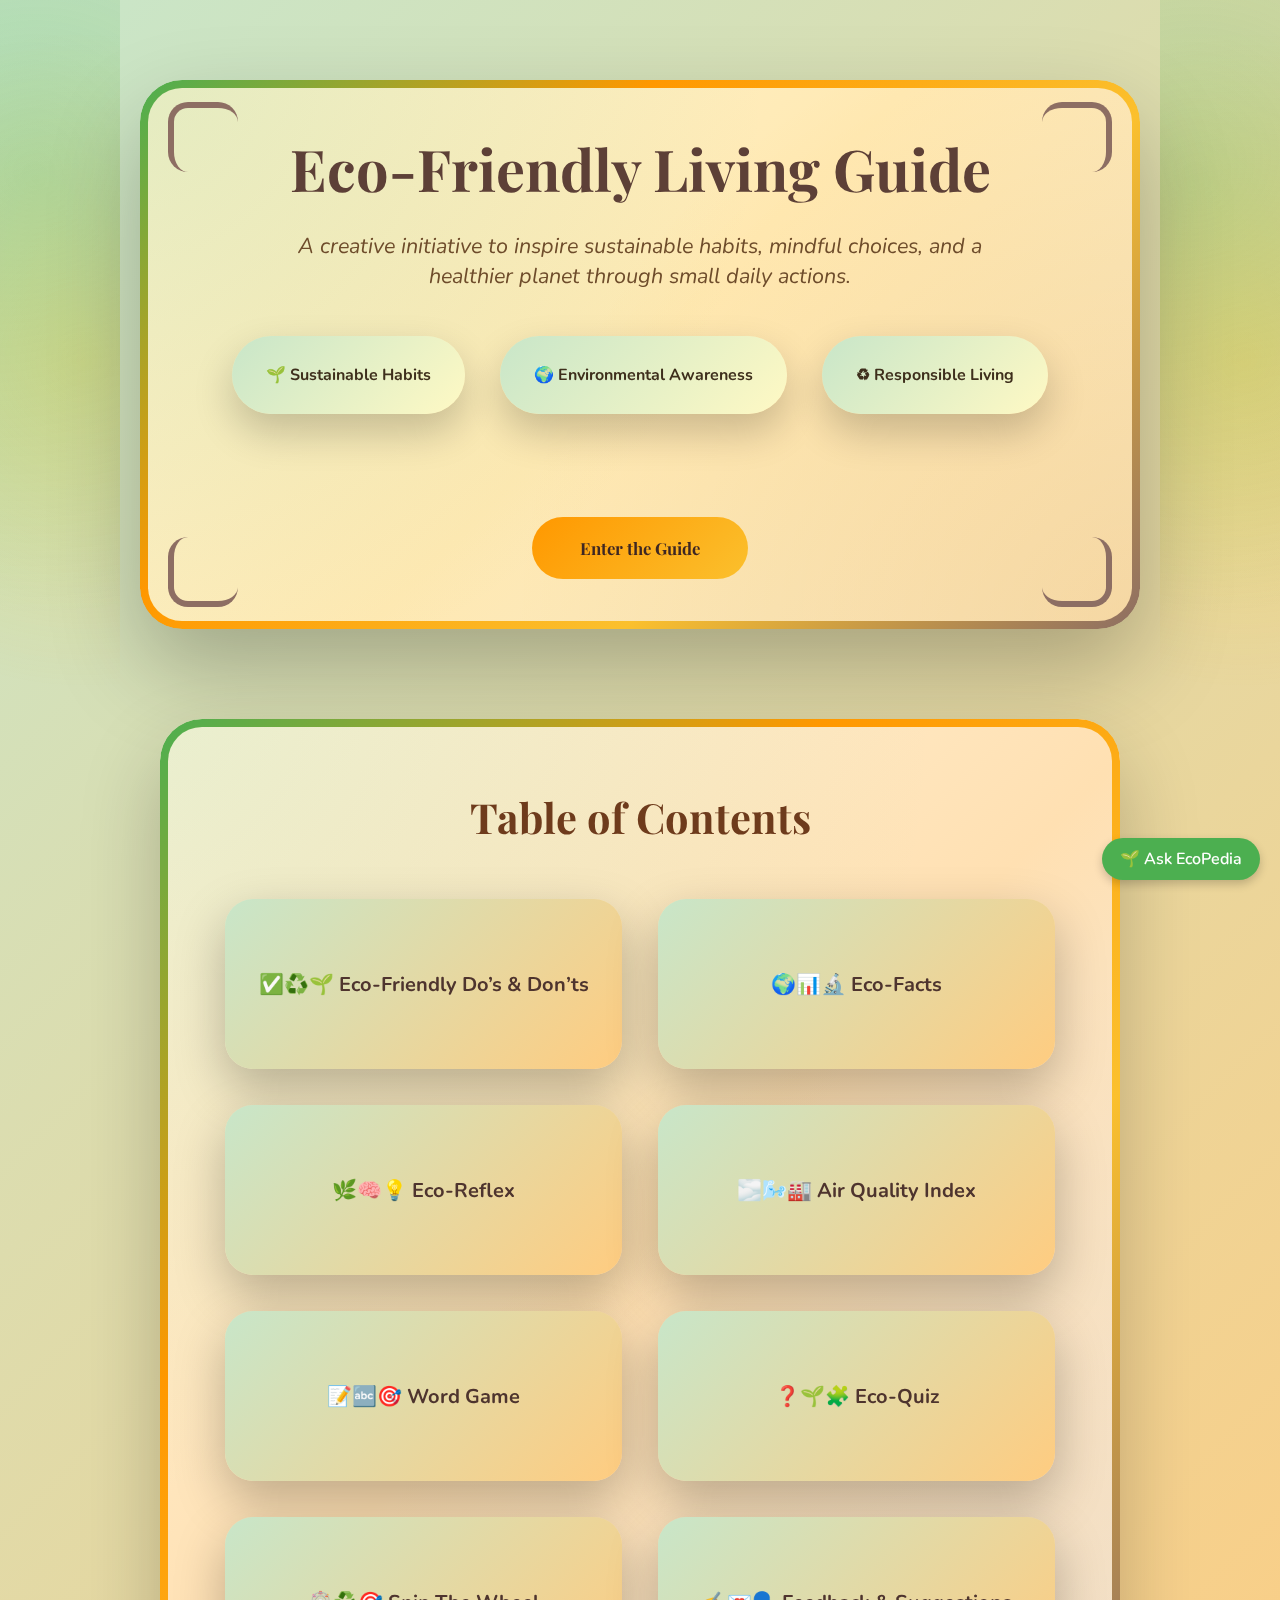
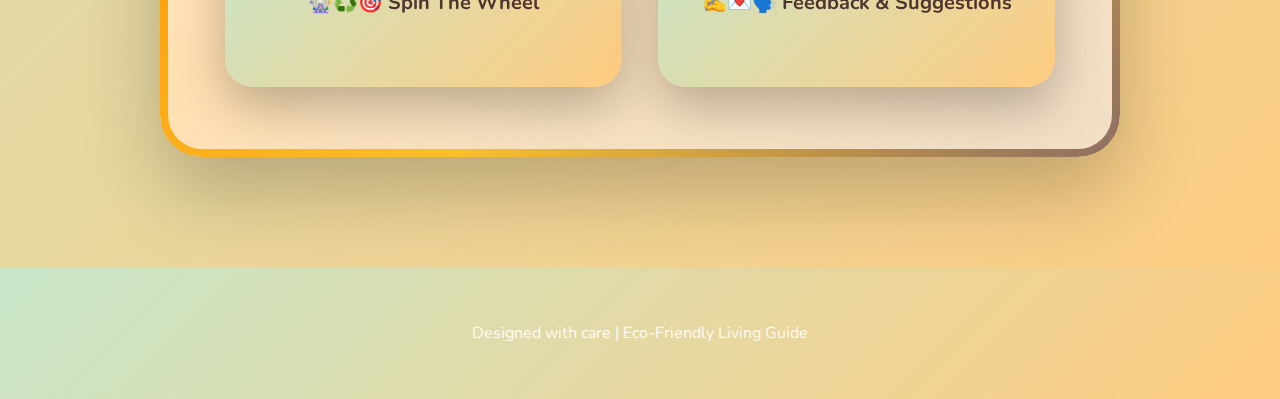
<file: index.html>
<!DOCTYPE html>
<html lang="en">
<head>
<meta charset="UTF-8">
<title>Eco-Friendly Living Guide</title>
<meta name="viewport" content="width=device-width, initial-scale=1.0">
<link rel="stylesheet" href="ecopedia.css">

<style>
@import url('https://fonts.googleapis.com/css2?family=Playfair+Display:wght@600;700&family=Nunito:wght@400;600;700&display=swap');

*{
  box-sizing:border-box;
  margin:0;
  padding:0;
  transition: background 0.3s ease, color 0.3s ease, transform 0.3s ease, box-shadow 0.3s ease;
}

body{
  font-family:'Nunito',sans-serif;
  background:linear-gradient(135deg,#c8e6c9,#ffcc80);
  color:#3e2f1c;
}

/* Soft side glow (no lines, just subtle radial patterns) */
body::before,
body::after{
  content:"";
  position:fixed;
  top:0;
  width:120px;
  height:100%;
  background:
    radial-gradient(circle at 30% 20%,rgba(76,175,80,.25),transparent 60%),
    radial-gradient(circle at 70% 40%,rgba(255,193,7,.25),transparent 60%);
  z-index:-1;
}
body::before{left:0}
body::after{right:0}

/* Header (currently hidden) */
header{
  display:none;
  padding:110px 20px 90px;
  text-align:center;
  background:
    radial-gradient(circle at top,rgba(255,255,255,.4),transparent 60%),
    linear-gradient(135deg,#4caf50,#ff9800,#fbc02d);
  color:#3e2723;
}

/* Main Sections */
section{
  max-width:960px;
  margin:90px auto;
  padding:70px 65px;
  background:
    radial-gradient(circle at top left,rgba(76,175,80,.12),transparent 55%),
    radial-gradient(circle at bottom right,rgba(255,152,0,.15),transparent 55%),
    linear-gradient(135deg,#fff8e1,#ffe0b2,#efebe9);
  border-radius:44px;
  position:relative;
  box-shadow:0 35px 80px rgba(0,0,0,.22);
}

section:hover{
  transform:translateY(-3px);
  box-shadow:0 40px 90px rgba(0,0,0,.26);
}

/* Section border decoration (kept) */
section::before{
  content:"";
  position:absolute;
  inset:0;
  border-radius:42px;
  padding:8px;
  background:linear-gradient(135deg,#4caf50,#ff9800,#fbc02d,#8d6e63);
  -webkit-mask:linear-gradient(#fff 0 0) content-box,linear-gradient(#fff 0 0);
  -webkit-mask-composite:xor;
          mask-composite:exclude;
}

h2{
  text-align:center;
  font-family:'Playfair Display',serif;
  font-size:2.6rem;
  margin-bottom:55px;
  color:#6e3b1c;
}

/* Intro Page */
#intro{
  max-width:1000px;
  margin:80px auto 40px;
  padding:50px 70px;
  border-radius:50px;
  box-shadow:0 40px 90px rgba(0,0,0,.25);
  background:
    radial-gradient(circle at top left,rgba(76,175,80,.15),transparent 55%),
    radial-gradient(circle at bottom right,rgba(255,152,0,.18),transparent 55%),
    linear-gradient(135deg,#fff7d6,#ffe9b3,#f3e5c7);
}

.intro-card{
  padding:28px 34px;
  border-radius:50px;
  font-weight:700;
  background:linear-gradient(135deg,#c8e6c9,#fff9c4);
  box-shadow:0 18px 40px rgba(0,0,0,.2);
  cursor:pointer;
}

.intro-card:hover{
  transform:translateY(-6px) scale(1.04);
  box-shadow:0 25px 55px rgba(0,0,0,.28);
}

/* Table of contents */
.toc{
  display:grid;
  grid-template-columns:repeat(auto-fit,minmax(260px,1fr));
  gap:36px;
}

.toc a{text-decoration:none}

.toc-card{
  min-height:170px;
  padding:38px 30px;
  border-radius:28px;
  display:flex;
  align-items:center;
  justify-content:center;
  text-align:center;
  background:linear-gradient(135deg,#c8e6c9,#ffcc80);
  box-shadow:0 20px 50px rgba(0,0,0,.25);
  font-size:1.25rem;
  font-weight:700;
  color:#4e342e;
  position:relative;
  overflow:hidden;
}

/* Hover effect kept */
.toc-card:hover{
  transform:translateY(-10px) scale(1.06);
  background:linear-gradient(135deg,#fff3cd,#ffd54f,#ffb300);
  box-shadow:0 30px 70px rgba(0,0,0,.32);
}

/* Button */
.button{
  display:inline-block;
  margin-top:48px;
  padding:20px 48px;
  border-radius:50px;
  background:linear-gradient(135deg,#ff9800,#fbc02d);
  color:#3e2723;
  font-weight:700;
  font-size:1.05rem;
  text-decoration:none;
  font-family:'Playfair Display',serif;
}

.button:hover{
  transform:translateY(-6px) scale(1.08);
  background:linear-gradient(135deg,#4caf50,#8bc34a);
  box-shadow:0 22px 50px rgba(0,0,0,.32);
}

/* Footer */
footer{
  margin-top:110px;
  padding:55px;
  text-align:center;
  background:linear-gradient(135deg,#c8e6c9,#ffcc80);
  color:#fffaf0;
  font-size:1rem;
}

/* Intro page decorative corners */
#intro span{
  position:absolute;
  width:70px;
  height:70px;
  border-radius:20px;
}
#intro span:nth-child(2){top:22px;left:28px;border-top:6px solid #8d6e63;border-left:6px solid #8d6e63;}
#intro span:nth-child(3){top:22px;right:28px;border-top:6px solid #8d6e63;border-right:6px solid #8d6e63;}
#intro span:nth-child(4){bottom:22px;left:28px;border-bottom:6px solid #8d6e63;border-left:6px solid #8d6e63;}
#intro span:nth-child(5){bottom:22px;right:28px;border-bottom:6px solid #8d6e63;border-right:6px solid #8d6e63;}
</style>
</head>

<body>

<!-- 🌱 EcoPedia Assistant -->
<div id="eco-assistant">
  <div id="eco-toggle">🌱 Ask EcoPedia</div>

  <div id="eco-chat">
    <div id="eco-header">
      <span>EcoPedia</span>
      <button id="eco-close">×</button>
    </div>

    <div id="eco-messages"></div>

    <div id="eco-input-area">
      <input type="text" id="eco-input" placeholder="Ask about sustainability..." />
      <button id="eco-send">Send</button>
    </div>
  </div>
</div>


<section id="intro">
  <div style="text-align:center;position:relative;z-index:1">
    <h1 style="font-family:'Playfair Display',serif;font-size:3.6rem;color:#5d4037;margin-bottom:25px">
      Eco-Friendly Living Guide
    </h1>

    <p style="font-size:1.35rem;font-style:italic;max-width:760px;margin:0 auto 45px;color:#6e4c2b">
      A creative initiative to inspire sustainable habits, mindful choices, and a healthier planet through small daily actions.
    </p>

    <div style="display:flex;justify-content:center;gap:35px;flex-wrap:wrap;margin-bottom:55px">
      <div class="intro-card">🌱 Sustainable Habits</div>
      <div class="intro-card">🌍 Environmental Awareness</div>
      <div class="intro-card">♻ Responsible Living</div>
    </div>

    <a href="#toc" class="button">Enter the Guide</a>
  </div>

  <!-- Decorative corners -->
  <span></span>
  <span></span>
  <span></span>
  <span></span>
</section>

<section id="toc">
  <h2>Table of Contents</h2>
  <div class="toc">
    <a href="dos.html"><div class="toc-card">✅♻️🌱 Eco-Friendly Do’s & Don’ts</div></a>
    <a href="facts.html"><div class="toc-card">🌍📊🔬 Eco-Facts</div></a>
    <a href="ecoreflex.html"><div class="toc-card">🌿🧠💡 Eco-Reflex</div></a>
    <a href="aqi.html"><div class="toc-card">🌫️🌬️🏭 Air Quality Index</div></a>
    <a href="word.html"><div class="toc-card">📝🔤🎯 Word Game</div></a>
    <a href="quiz.html"><div class="toc-card">❓🌱🧩 Eco-Quiz</div></a>
    <a href="spin.html"><div class="toc-card">🎡♻️🎯 Spin The Wheel</div></a>
    <a href="feedback.html"><div class="toc-card">✍️💌🗣️ Feedback & Suggestions</div></a>
  </div>
</section>

<footer>
  <p>Designed with care | Eco-Friendly Living Guide</p>
</footer>

<script src="ecopedia.js"></script>
</body>
</html>
</file>
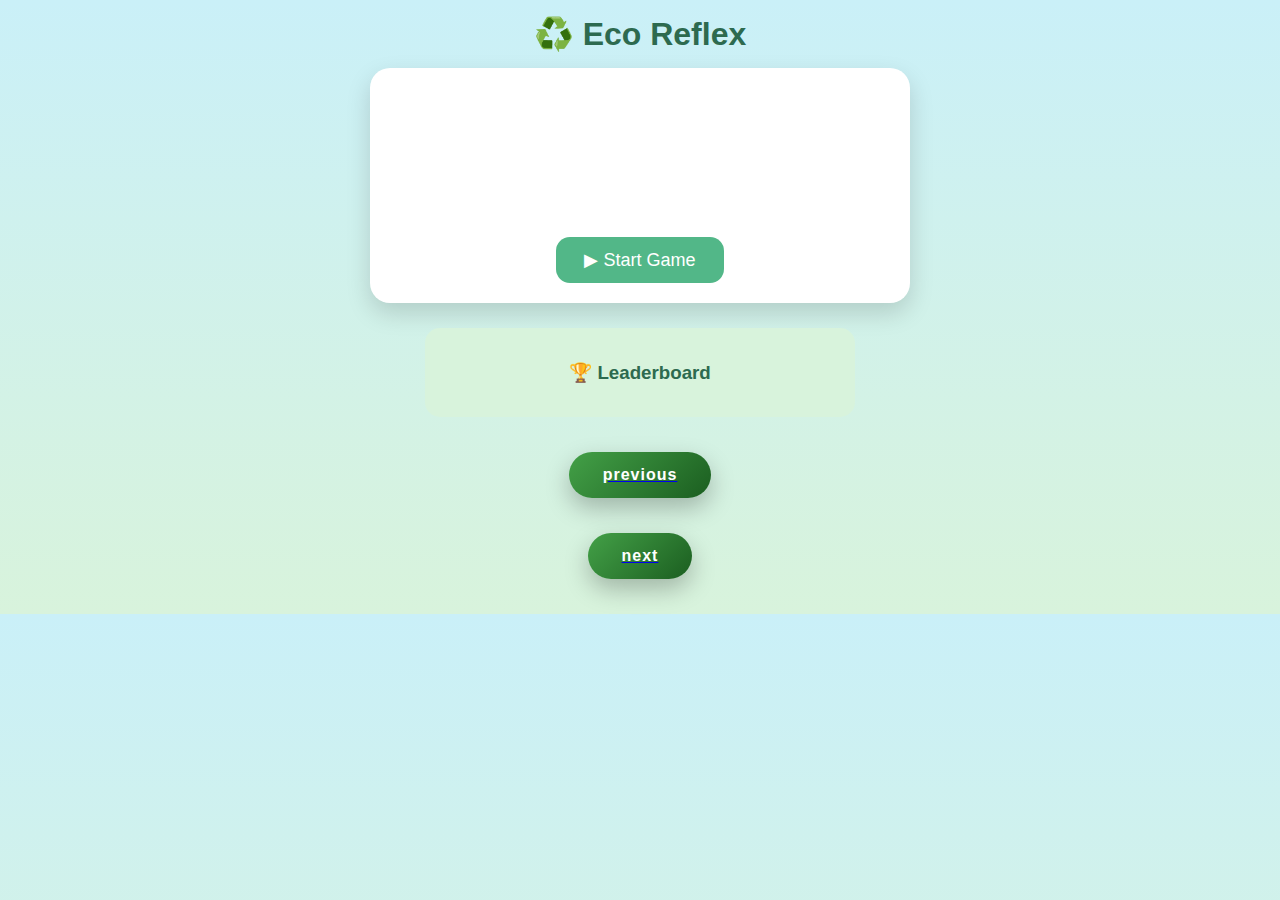
<file: ecoreflex.html>
<!DOCTYPE html>
<html lang="en">
<head>
<meta charset="UTF-8">
<title>Eco Reflex ♻️</title>

<style>
:root {
  --mint: #d8f3dc;
  --leaf: #52b788;
  --forest: #2d6a4f;
  --sky: #caf0f8;
  --sun: #ffd166;
  --red: #e63946;
}

body {
  margin: 0;
  font-family: "Segoe UI", sans-serif;
  background: linear-gradient(to bottom, var(--sky), var(--mint));
  text-align: center;
  color: var(--forest);
}

h1 {
  margin: 15px 0;
}

#game {
  max-width: 500px;
  margin: auto;
  background: white;
  border-radius: 20px;
  padding: 20px;
  box-shadow: 0 10px 25px rgba(0,0,0,0.15);
}

.stats {
  display: none;
  justify-content: space-around;
  margin-bottom: 10px;
}

.stat {
  background: var(--mint);
  padding: 10px;
  border-radius: 12px;
  width: 30%;
  font-weight: bold;
}

#playArea {
  height: 100px;
  display: flex;
  align-items: center;
  justify-content: center;
}

#item {
  display: none;
  font-size: 64px;
}

.bins {
  display: none;
  justify-content: space-between;
  margin-top: 20px;
}

.bin {
  width: 32%;
  padding: 15px;
  border-radius: 15px;
  cursor: pointer;
  font-weight: bold;
  color: white;
  font-size: 16px;
}

.recycle { background: var(--leaf); }
.compost { background: var(--sun); color: #333; }
.trash   { background: var(--red); }

#message {
  margin-top: 10px;
  font-weight: bold;
  min-height: 24px;
}

button {
  margin-top: 15px;
  padding: 12px 28px;
  border: none;
  border-radius: 14px;
  background: var(--leaf);
  color: white;
  font-size: 18px;
  cursor: pointer;
}

#leaderboard {
  margin: 25px auto;
  max-width: 400px;
  background: var(--mint);
  padding: 15px;
  border-radius: 15px;
}

.previous, .next {
    display: flex;
    justify-content: center;
    margin: 35px 0;
}

/* BUTTON STYLE */
.press {
    padding: 14px 34px;
    font-size: 16px;
    font-weight: 600;
    Letter-spacing: 1px;
    color: #fff;
    background: linear-gradient(135deg, #43a047, #1b5e20);
    border-radius: 40px;
    text-decoration: none;
    box-shadow: 0 10px 25px rgba(0,0,0,0.25);
    transition: all 0.35s ease;
    position: relative;
    overflow: hidden;
}

/* HOVER EFFECT */
.press:hover {
    transform: translateY(-4px) scale(1.05);
    box-shadow: 0 15px 35px rgba(0,0,0,0.35);
    background: linear-gradient(135deg, #66bb6a, #2e7d32);
}

/* CLICK EFFECT */
.press:active {
    transform: scale(0.96);
    box-shadow: 0 6px 15px rgba(0,0,0,0.25);
}

/* OPTIONAL GLOW */
.press::after {
    content: "";
    position: absolute;
    inset: 0;
    background: radial-gradient(circle at top left, rgba(255,255,255,0.4), transparent);
    opacity: 0;
    transition: 0.4s;
}

.press:hover::after {
    opacity: 1;
}

</style>
</head>

<body>

<h1>♻️ Eco Reflex</h1>


<div id="game">

  <div class="stats" id="stats">
    <div class="stat">⏱ Time<br><span id="time">30</span></div>
    <div class="stat">⭐ Score<br><span id="score">0</span></div>
    <div class="stat">🔥 Combo<br><span id="combo">0</span></div>
  </div>

  <div id="playArea">
    <div id="item"></div>
  </div>

  <div class="bins" id="bins">
    <div class="bin recycle" onclick="choose('recycle')">♻️ Recycle</div>
    <div class="bin compost" onclick="choose('compost')">🌱 Compost</div>
    <div class="bin trash" onclick="choose('trash')">🗑 Trash</div>
  </div>

  <div id="message"></div>

  <button id="startBtn" onclick="startGame()">▶ Start Game</button>

</div>

<div id="leaderboard">
  <h3>🏆 Leaderboard</h3>
  <ol id="scores"></ol>
</div>

<div class="previous">
    <a href="facts.html"><div class="press">previous</div></a>
</div>
<div class="next">
    <a href="aqi.html"><div class="press">next</div></a>
</div>

<script>
/* ♻️ 36 ITEMS */
let items = [

  /* 🌱 COMPOST */
  { icon: "🍌", type: "compost" },
  { icon: "🍎", type: "compost" },
  { icon: "🥕", type: "compost" },
  { icon: "🥬", type: "compost" },
  { icon: "🍞", type: "compost" },
  { icon: "🍚", type: "compost" },
  { icon: "☕", type: "compost" },
  { icon: "🥚", type: "compost" },
  { icon: "🍉", type: "compost" },
  { icon: "🍓", type: "compost" },
  { icon: "🌽", type: "compost" },
  { icon: "🍂", type: "compost" },

  /* ♻️ RECYCLE */
  { icon: "📰", type: "recycle" },
  { icon: "📦", type: "recycle" },
  { icon: "📄", type: "recycle" },
  { icon: "🧴", type: "recycle" },
  { icon: "🥤", type: "recycle" },
  { icon: "🧃", type: "recycle" },
  { icon: "🥫", type: "recycle" },
  { icon: "🍾", type: "recycle" },
  { icon: "🫙", type: "recycle" },
  { icon: "📚", type: "recycle" },
  { icon: "🪟", type: "recycle" },
  { icon: "📺", type: "recycle" },

  /* 🗑 TRASH */
  { icon: "🍬", type: "trash" },
  { icon: "🧻", type: "trash" },
  { icon: "🧷", type: "trash" },
  { icon: "🩹", type: "trash" },
  { icon: "🪥", type: "trash" },
  { icon: "🚬", type: "trash" },
  { icon: "🧸", type: "trash" },
  { icon: "🎈", type: "trash" },
  { icon: "🧼", type: "trash" },
  { icon: "🪫", type: "trash" },
  { icon: "👓", type: "trash" },
  { icon: "🧽", type: "trash" }
];

/* GAME STATE */
let currentItem;
let score = 0;
let combo = 0;
let time = 30;
let timer;

/* SHUFFLE */
function shuffle(array) {
  return array.sort(() => Math.random() - 0.5);
}

function startGame() {
  items = shuffle(items);

  score = 0;
  combo = 0;
  time = 30;
  message.textContent = "";

  stats.style.display = "flex";
  bins.style.display = "flex";
  item.style.display = "block";
  startBtn.style.display = "none";

  updateUI();
  nextItem();

  timer = setInterval(() => {
    time--;
    updateUI();
    if (time <= 0) endGame();
  }, 1000);
}

function nextItem() {
  currentItem = items[Math.floor(Math.random() * items.length)];
  item.textContent = currentItem.icon;
}

function choose(bin) {
  if (bin === currentItem.type) {
    combo++;
    score += 10 + combo * 2;
    message.textContent = "✅ Correct!";
  } else {
    combo = 0;
    score -= 5;
    message.textContent = "❌ Wrong bin!";
  }

  updateUI();
  nextItem();
}

function updateUI() {
  scoreEl.textContent = score;
  comboEl.textContent = combo;
  timeEl.textContent = time;
}

function endGame() {
  clearInterval(timer);

  let name = prompt("⏱ Time's up! Enter your name:");
  saveScore(name, score);
  loadScores();

  stats.style.display = "none";
  bins.style.display = "none";
  item.style.display = "none";
  startBtn.style.display = "inline-block";

  message.textContent = "🌍 Great job saving the planet!";
}

/* LEADERBOARD */
function saveScore(name, score) {
  let scores = JSON.parse(localStorage.getItem("ecoReflexScores")) || [];
  scores.push({ name, score });
  scores.sort((a, b) => b.score - a.score);
  localStorage.setItem("ecoReflexScores", JSON.stringify(scores.slice(0,10)));
}

function loadScores() {
  scoresList.innerHTML = "";
  let scores = JSON.parse(localStorage.getItem("ecoReflexScores")) || [];
  scores.forEach(s => {
    let li = document.createElement("li");
    li.textContent = `${s.name} - ${s.score}`;
    scoresList.appendChild(li);
  });
}

/* DOM */
const scoreEl = document.getElementById("score");
const comboEl = document.getElementById("combo");
const timeEl = document.getElementById("time");
const item = document.getElementById("item");
const bins = document.getElementById("bins");
const stats = document.getElementById("stats");
const startBtn = document.getElementById("startBtn");
const scoresList = document.getElementById("scores");

loadScores();
</script>

</body>
</html>
</file>
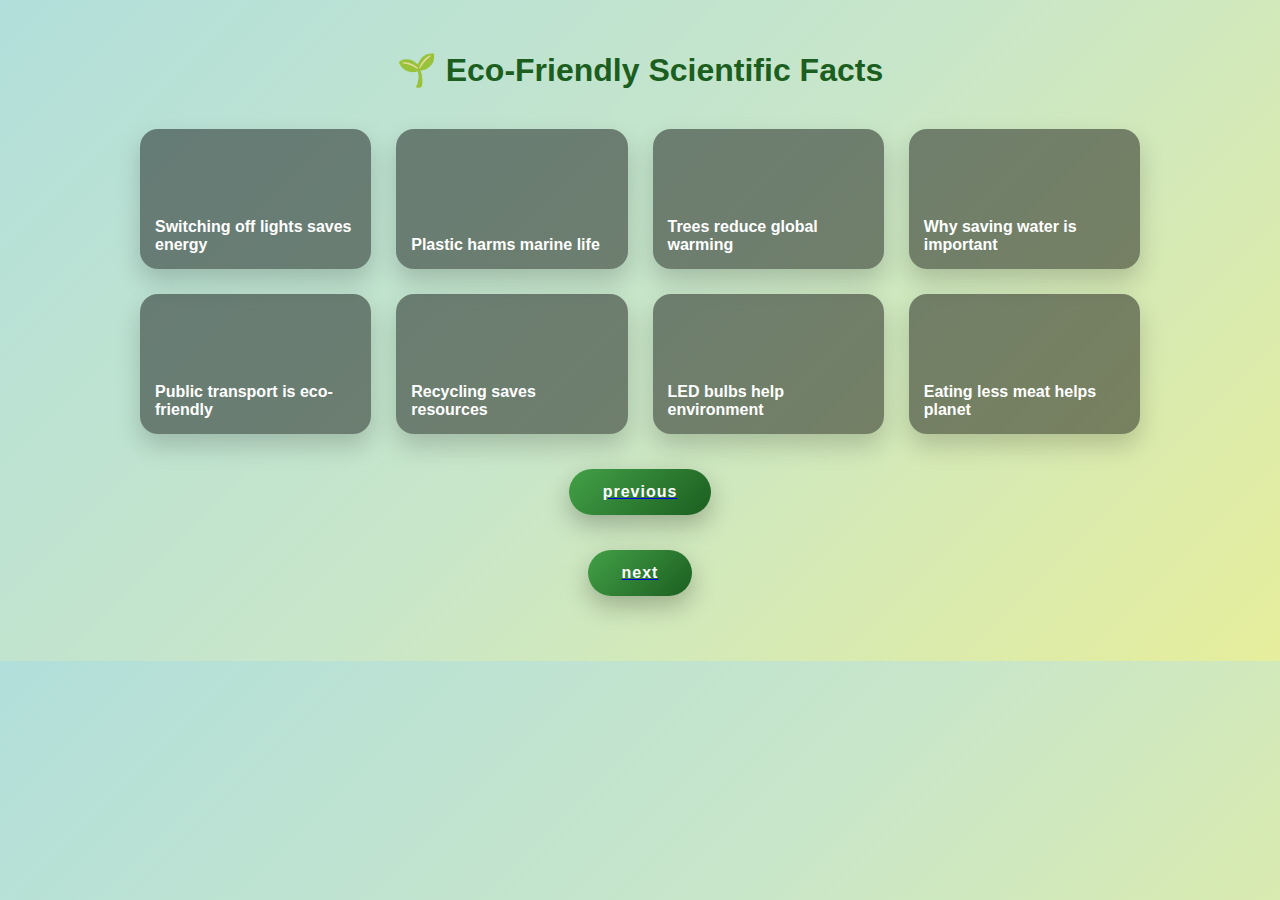
<file: facts.html>
<!DOCTYPE html>
<html lang="en">
<head>
  <meta charset="UTF-8">
  <title>Eco-Friendly Scientific Facts</title>
  <meta name="viewport" content="width=device-width, initial-scale=1.0">

  <style>
    * {
      box-sizing: border-box;
      font-family: Poppins, Arial, sans-serif;
    }

    body {
      margin: 0;
      background: linear-gradient(135deg,#b2dfdb,#c8e6c9,#e6ee9c);
      padding: 30px;
      overflow-x: hidden;
    }

    h1 {
      text-align: center;
      color: #1b5e20;
      margin-bottom: 40px;
      animation: fadeDown 1s ease;
    }

    /* FLOATING BACKGROUND PARTICLES */
    .particles span {
      position: fixed;
      bottom: -20px;
      width: 14px;
      height: 14px;
      background: rgba(76,175,80,0.35);
      border-radius: 50%;
      animation: float 12s linear infinite;
      z-index: -1;
    }

    .particles span:nth-child(1){left:10%;animation-duration:10s;}
    .particles span:nth-child(2){left:25%;animation-duration:14s;}
    .particles span:nth-child(3){left:40%;animation-duration:12s;}
    .particles span:nth-child(4){left:60%;animation-duration:16s;}
    .particles span:nth-child(5){left:75%;animation-duration:11s;}

    @keyframes float {
      from { transform: translateY(0) scale(0.8); opacity: 0.8; }
      to { transform: translateY(-120vh) scale(1.4); opacity: 0; }
    }

    @keyframes fadeDown {
      from { opacity: 0; transform: translateY(-20px); }
      to { opacity: 1; transform: translateY(0); }
    }

    /* CARDS GRID */
    .cards {
      display: grid;
      grid-template-columns: repeat(auto-fit, minmax(200px, 1fr));
      gap: 25px;
      max-width: 1000px;
      margin: auto;
      animation: fadeUp 1.2s ease;
    }

    @keyframes fadeUp {
      from { opacity: 0; transform: translateY(30px); }
      to { opacity: 1; transform: translateY(0); }
    }

    .eco-card {
      height: 140px;
      border-radius: 18px;
      background-size: cover;
      background-position: center;
      position: relative;
      cursor: pointer;
      overflow: hidden;
      box-shadow: 0 12px 25px rgba(0,0,0,0.18);
      transition: 0.3s;
      animation: breathe 6s ease-in-out infinite;
    }

    @keyframes breathe {
      0%,100% { transform: scale(1); }
      50% { transform: scale(1.03); }
    }

    .eco-card::after {
      content: "";
      position: absolute;
      inset: 0;
      background: rgba(0,0,0,0.45);
    }

    .eco-card:hover {
      transform: scale(1.08);
    }

    .eco-title {
      position: absolute;
      bottom: 15px;
      left: 15px;
      right: 15px;
      color: #fff;
      font-weight: 600;
      z-index: 2;
    }

    /* POPUP OVERLAY */
    .overlay {
      position: fixed;
      inset: 0;
      background: rgba(0,0,0,0.5);
      backdrop-filter: blur(6px);
      display: none;
      justify-content: center;
      align-items: center;
      z-index: 10;
    }

    /* POPUP CARD */
    .popup-card {
      background: white;
      width: 380px;
      max-width: 90%;
      border-radius: 20px;
      padding: 20px;
      animation: pop 0.35s ease;
      box-shadow: 0 25px 50px rgba(0,0,0,0.35);
    }

    .popup-card h2 {
      color: #2e7d32;
      text-align: center;
    }

    .popup-card p {
      color: #333;
      line-height: 1.6;
      margin-top: 10px;
    }

    .popup-card img {
      width: 100%;
      border-radius: 14px;
      margin-top: 15px;
    }

    @keyframes pop {
      from { transform: scale(0.7); opacity: 0; }
      to { transform: scale(1); opacity: 1; }
    }

    /* PREVIOUS & NEXT BUTTON CONTAINER */
    .previous, .next {
        display: flex;
        justify-content: center;
        margin: 35px 0;
    }

    /* BUTTON STYLE */
    .press {
        padding: 14px 34px;
        font-size: 16px;
        font-weight: 600;
        Letter-spacing: 1px;
        color: #fff;
        background: linear-gradient(135deg, #43a047, #1b5e20);
        border-radius: 40px;
        text-decoration: none;
        box-shadow: 0 10px 25px rgba(0,0,0,0.25);
        transition: all 0.35s ease;
        position: relative;
        overflow: hidden;
    }

    /* HOVER EFFECT */
    .press:hover {
        transform: translateY(-4px) scale(1.05);
        box-shadow: 0 15px 35px rgba(0,0,0,0.35);
        background: linear-gradient(135deg, #66bb6a, #2e7d32);
    }

    /* CLICK EFFECT */
    .press:active {
        transform: scale(0.96);
        box-shadow: 0 6px 15px rgba(0,0,0,0.25);
    }

    /* OPTIONAL GLOW */
    .press::after {
        content: "";
        position: absolute;
        inset: 0;
        background: radial-gradient(circle at top left, rgba(255,255,255,0.4), transparent);
        opacity: 0;
        transition: 0.4s;
    }

    .press:hover::after {
        opacity: 1;
    }

    
  </style>
</head>

<body>

<!-- BACKGROUND ANIMATION -->
<div class="particles">
  <span></span><span></span><span></span><span></span><span></span>
</div>

<h1>🌱 Eco-Friendly Scientific Facts</h1>

<div class="cards">
  <div class="eco-card" onclick="openPopup(0)" style="background-image:url('https://media.istockphoto.com/photos/electricity-picture-id172184404?k=6&m=172184404&s=170667a&w=0&h=OId7jqd4aToWMAsBkOppLQrPSNHP2msGOIKZjUhGYq0=')">
    <div class="eco-title">Switching off lights saves energy</div>
  </div>

  <div class="eco-card" onclick="openPopup(1)" style="background-image:url('https://images.unsplash.com/photo-1507525428034-b723cf961d3e')">
    <div class="eco-title">Plastic harms marine life</div>
  </div>

  <div class="eco-card" onclick="openPopup(2)" style="background-image:url('https://images.unsplash.com/photo-1441974231531-c6227db76b6e')">
    <div class="eco-title">Trees reduce global warming</div>
  </div>

  <div class="eco-card" onclick="openPopup(3)" style="background-image:url('https://static.vecteezy.com/system/resources/thumbnails/023/885/476/small_2x/earth-in-water-drop-shape-dropping-on-the-ground-background-environment-and-world-savings-concept-digital-art-illustration-generative-ai-photo.jpg')">
    <div class="eco-title">Why saving water is important</div>
  </div>

  <div class="eco-card" onclick="openPopup(4)" style="background-image:url('https://blog.akbartravels.com/wp-content/uploads/2022/09/Shutterstock_717704884.jpg')">
    <div class="eco-title">Public transport is eco-friendly</div>
  </div>

  <div class="eco-card" onclick="openPopup(5)" style="background-image:url('https://static.vecteezy.com/system/resources/thumbnails/035/781/395/small_2x/ai-generated-recycle-bin-that-emphasizes-cleanliness-and-order-generative-ai-photo.jpg')">
    <div class="eco-title">Recycling saves resources</div>
  </div>

  <div class="eco-card" onclick="openPopup(6)" style="background-image:url('https://images.pexels.com/photos/2044447/pexels-photo-2044447.jpeg')">
    <div class="eco-title">LED bulbs help environment</div>
  </div>

  <div class="eco-card" onclick="openPopup(7)" style="background-image:url('https://images.unsplash.com/photo-1490645935967-10de6ba17061')">
    <div class="eco-title">Eating less meat helps planet</div>
  </div>
</div>

<!-- POPUP -->
<div class="overlay" id="overlay" onclick="closePopup()">
  <div class="popup-card" onclick="event.stopPropagation()">
    <h2 id="popupTitle"></h2>
    <p id="popupText"></p>
    <img id="popupImg">
  </div>
</div>

<div class="previous">
    <a href="dos.html"><div class="press">previous</div></a>
</div>
<div class="next">
    <a href="ecoreflex.html"><div class="press">next</div></a>
</div>

<script>
const overlay = document.getElementById("overlay");
const popupTitle = document.getElementById("popupTitle");
const popupText = document.getElementById("popupText");
const popupImg = document.getElementById("popupImg");

const data = [
  { title:"Switching off lights saves energy", text:"Electricity generation depends largely on fossil fuels. Turning off lights reduces power demand and CO₂ emissions.", img:"https://media.istockphoto.com/photos/electricity-picture-id172184404?k=6&m=172184404&s=170667a&w=0&h=OId7jqd4aToWMAsBkOppLQrPSNHP2msGOIKZjUhGYq0= "},
  { title:"Plastic harms marine life", text:"Plastic breaks into microplastics which are ingested by marine animals, causing injuries and food chain pollution.", img:"https://images.unsplash.com/photo-1507525428034-b723cf961d3e" },
  { title:"Trees reduce global warming", text:"Trees absorb carbon dioxide during photosynthesis and store carbon, reducing greenhouse gases.", img:"https://images.unsplash.com/photo-1441974231531-c6227db76b6e" },
  { title:"Why saving water is important", text:"Freshwater is limited. Overuse leads to groundwater depletion and ecological imbalance.", img:"https://static.vecteezy.com/system/resources/thumbnails/023/885/476/small_2x/earth-in-water-drop-shape-dropping-on-the-ground-background-environment-and-world-savings-concept-digital-art-illustration-generative-ai-photo.jpg" },
  { title:"Public transport is eco-friendly", text:"It reduces the number of vehicles on roads, lowering fuel consumption and air pollution.", img:"https://blog.akbartravels.com/wp-content/uploads/2022/09/Shutterstock_717704884.jpg" },
  { title:"Recycling saves resources", text:"Recycling reduces raw material extraction and saves energy. Aluminum recycling saves up to 95% energy.", img:"https://static.vecteezy.com/system/resources/thumbnails/035/781/395/small_2x/ai-generated-recycle-bin-that-emphasizes-cleanliness-and-order-generative-ai-photo.jpg" },
  { title:"LED bulbs help environment", text:"LEDs use less electricity and last longer, reducing waste and emissions.", img:"https://images.pexels.com/photos/2044447/pexels-photo-2044447.jpeg" },
  { title:"Eating less meat helps planet", text:"Livestock farming emits methane and requires large land and water resources.", img:"https://images.unsplash.com/photo-1490645935967-10de6ba17061" }
];

function openPopup(i){
  overlay.style.display="flex";
  popupTitle.innerText=data[i].title;
  popupText.innerText=data[i].text;
  popupImg.src=data[i].img;
}

function closePopup(){
  overlay.style.display="none";
}
</script>

</body>
</html>
</file>
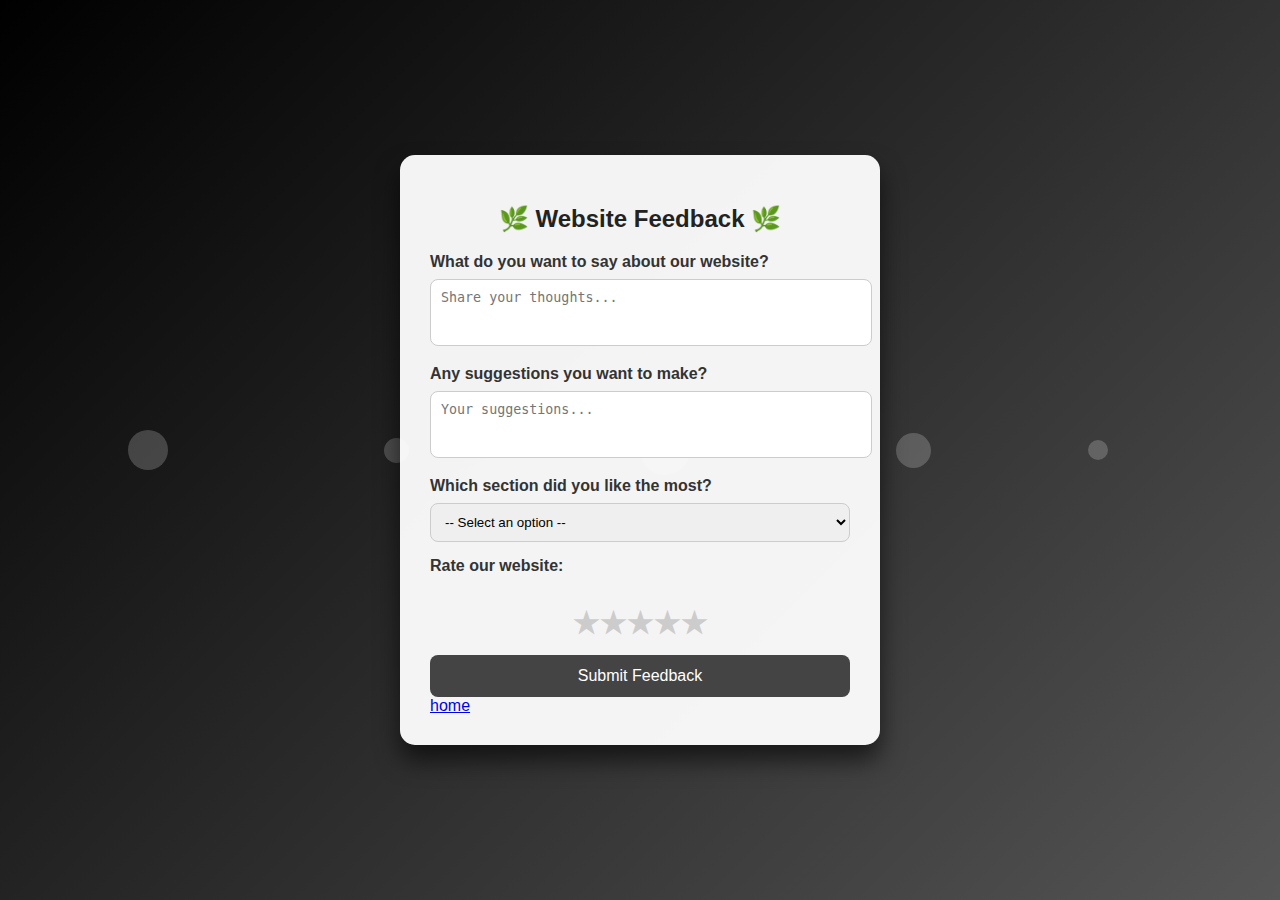
<file: feedback.html>
<!DOCTYPE html>
<html lang="en">
<head>
  <meta charset="UTF-8">
  <meta name="viewport" content="width=device-width, initial-scale=1.0">
  <title>Website Feedback Form</title>
  <script src="feedback.js"></script>
  <style>

    body {
      margin: 0;
      font-family: 'Segoe UI', Tahoma, Geneva, Verdana, sans-serif;
      background: linear-gradient(135deg, #000000, #555555);
      height: 100vh;
      display: flex;
      justify-content: center;
      align-items: center;
      overflow: hidden;
    }

    /* Bubble effect */
    .bubble {
      position: absolute;
      border-radius: 50%;
      background: rgba(255, 255, 255, 0.2);
      animation: float 10s infinite;
    }

    @keyframes float {
      0% { transform: translateY(0); opacity: 0.6; }
      50% { transform: translateY(-200px); opacity: 1; }
      100% { transform: translateY(-400px); opacity: 0; }
    }

    /* Feedback form */
    .feedback-form {
      background: rgba(255, 255, 255, 0.95);
      padding: 30px;
      border-radius: 15px;
      box-shadow: 0 15px 25px rgba(0,0,0,0.6);
      width: 420px;
      margin: 40px; /* Equal margin all sides */
      animation: fadeIn 1s ease-in-out;
      position: relative;
      z-index: 2;
    }

    @keyframes fadeIn {
      from {opacity: 0; transform: translateY(20px);}
      to {opacity: 1; transform: translateY(0);}
    }

    h2 {
      text-align: center;
      color: #222;
      margin-bottom: 20px;
    }

    label {
      font-weight: bold;
      display: block;
      margin-top: 15px;
      color: #333;
    }

    textarea, select {
      width: 100%;
      padding: 10px;
      margin-top: 8px;
      border-radius: 8px;
      border: 1px solid #ccc;
      resize: none;
    }

    /* Star rating */
    .stars {
      display: flex;
      justify-content: center;
      margin: 15px 0;
    }

    .stars input {
      display: none;
    }

    .stars label {
      font-size: 30px;
      color: #ccc;
      cursor: pointer;
      transition: color 0.3s;
    }

    .stars input:checked ~ label,
    .stars label:hover,
    .stars label:hover ~ label {
      color: gold;
    }

    button {
      width: 100%;
      padding: 12px;
      background: #444;
      color: white;
      border: none;
      border-radius: 8px;
      font-size: 16px;
      cursor: pointer;
      transition: background 0.3s;
    }

    button:hover {
      background: #000;
    }

    /* Decorative leaf/tree background (SVG overlay) */
    .leaf-bg {
      position: absolute;
      top: 0;
      left: 0;
      width: 100%;
      height: 100%;
      background-image: url('https://www.svgrepo.com/show/488963/tree-leaf.svg');
      background-repeat: no-repeat;
      background-position: bottom right;
      background-size: 200px;
      opacity: 0.2;
      z-index: 1;
    }
  </style>
</head>
<body>
  <!-- Leaf/tree decorative background -->
  <div class="leaf-bg"></div>

  <!-- Bubble elements -->
  <div class="bubble" style="width:40px; height:40px; left:10%; animation-duration:12s;"></div>
  <div class="bubble" style="width:25px; height:25px; left:30%; animation-duration:10s;"></div>
  <div class="bubble" style="width:50px; height:50px; left:50%; animation-duration:14s;"></div>
  <div class="bubble" style="width:35px; height:35px; left:70%; animation-duration:11s;"></div>
  <div class="bubble" style="width:20px; height:20px; left:85%; animation-duration:9s;"></div>

  <!-- Feedback form -->
  <form class="feedback-form">
    <h2>🌿 Website Feedback 🌿</h2>

    <label for="feedback">What do you want to say about our website?</label>
    <textarea id="feedback" rows="3" placeholder="Share your thoughts..."></textarea>

    <label for="suggestion">Any suggestions you want to make?</label>
    <textarea id="suggestion" rows="3" placeholder="Your suggestions..."></textarea>

    <label for="interaction">Which section did you like the most?</label>
    <select id="interaction">
      <option value="">-- Select an option --</option>
      <option value="dosdonts">Dos & Don’ts</option>
      <option value="facts">Facts</option>
      <option value="games">Games</option>
      <option value="quiz">Quiz</option>
    </select>

    <label>Rate our website:</label>
    <div class="stars">
      <input type="radio" id="star5" name="rating" value="5"><label for="star5">★</label>
      <input type="radio" id="star4" name="rating" value="4"><label for="star4">★</label>
      <input type="radio" id="star3" name="rating" value="3"><label for="star3">★</label>
      <input type="radio" id="star2" name="rating" value="2"><label for="star2">★</label>
      <input type="radio" id="star1" name="rating" value="1"><label for="star1">★</label>
    </div>

    <button type="submit">Submit Feedback</button>

    <div class="home">
        <a href="First.html"><div class="press">home</div></a>
    </div>
  </form>
</body>
</html>
</file>
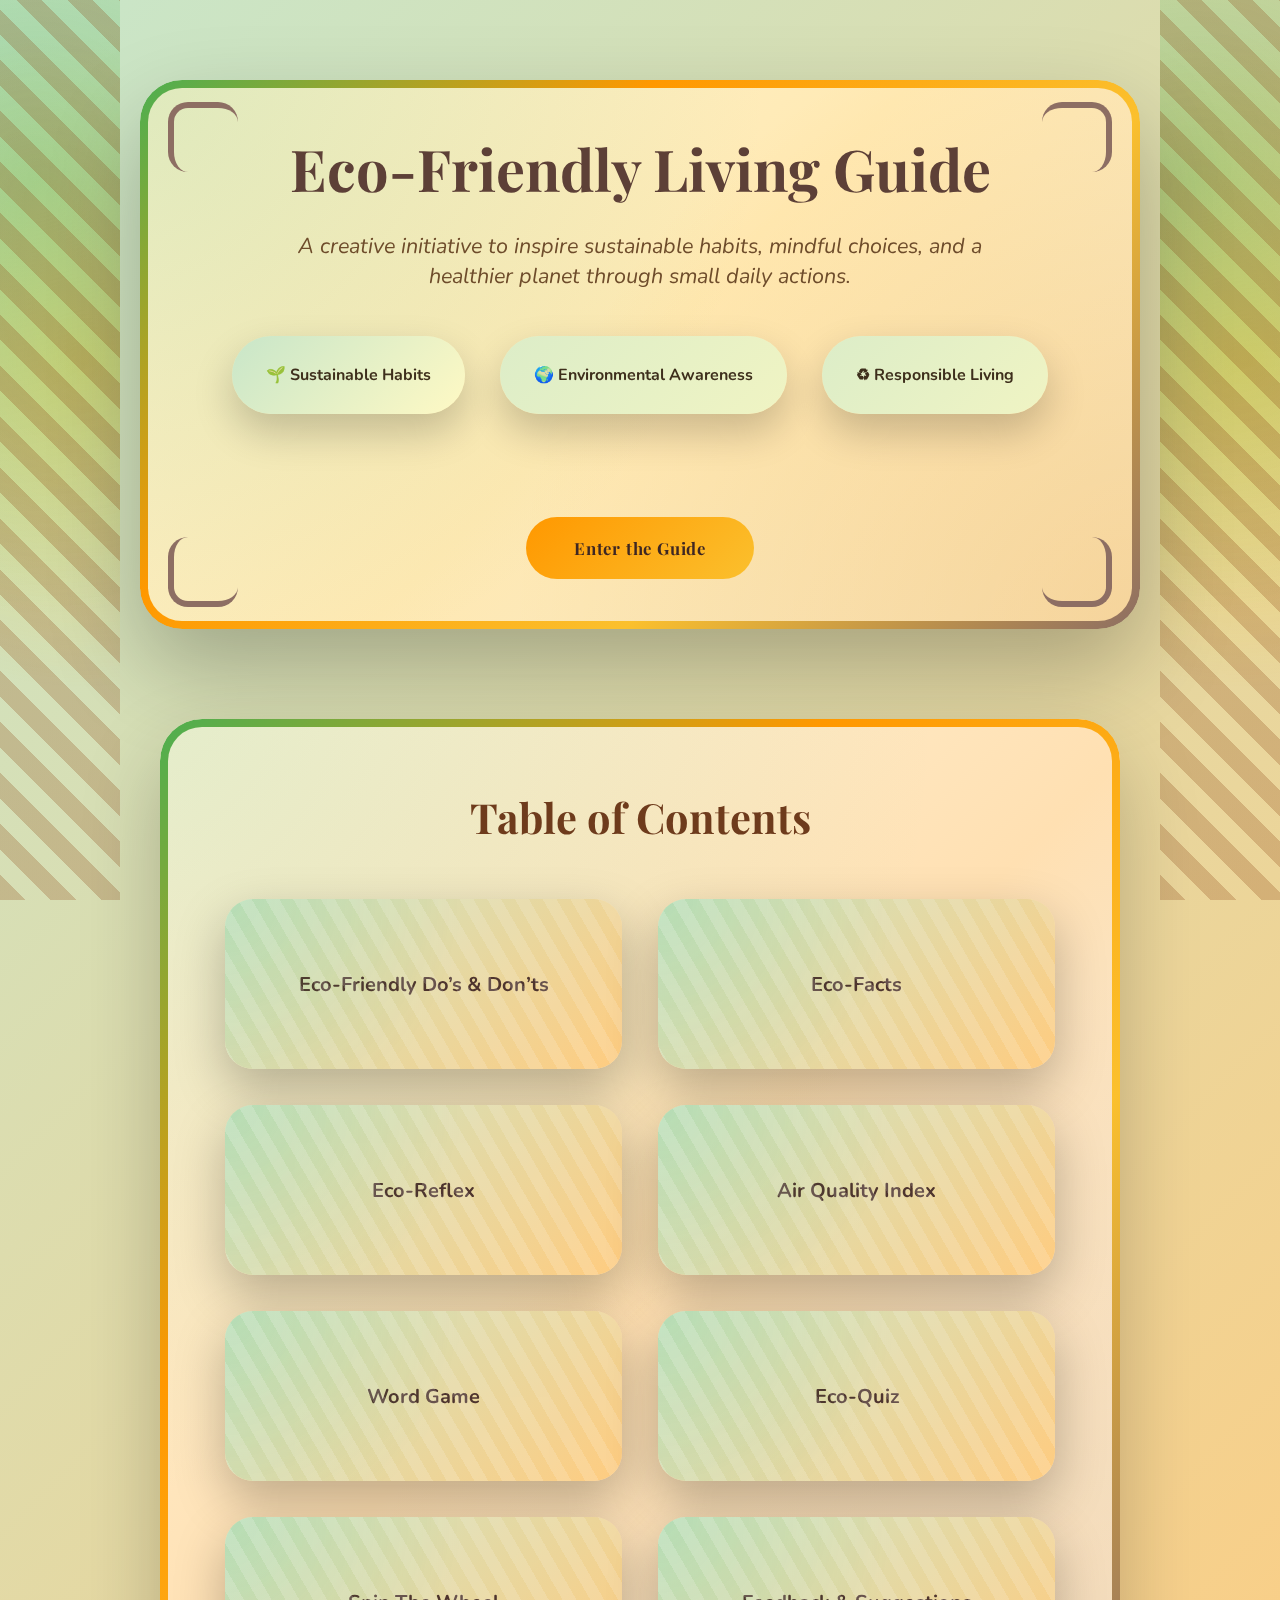
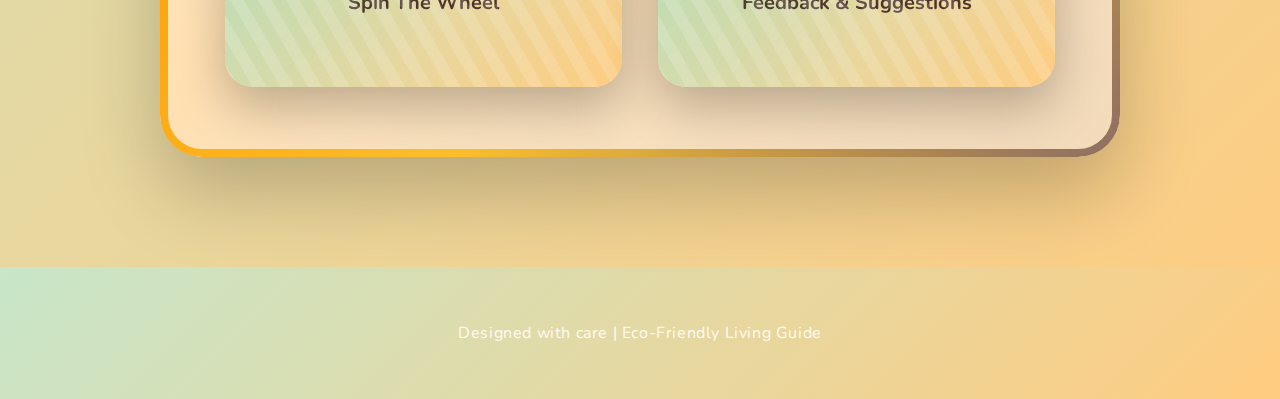
<file: First.html>
<html lang="en">
<head>
<meta charset="UTF-8">
<title>Eco-Friendly Living Guide</title>
<meta name="viewport" content="width=device-width, initial-scale=1.0">
<style>
@import url('https://fonts.googleapis.com/css2?family=Playfair+Display:wght@600;700&family=Nunito:wght@400;600;700&display=swap');

*{box-sizing:border-box;margin:0;padding:0}
body{
  font-family:'Nunito',sans-serif;
  background:
    linear-gradient(135deg,#c8e6c9,#ffcc80);
  color:#3e2f1c;
}

/* Elegant artistic side borders */

/* Global smooth hover transitions */
*{
  transition: background 0.4s ease, color 0.4s ease, transform 0.4s ease, box-shadow 0.4s ease;
}

body::before, body::after{
  content:"";
  position:fixed;
  top:0;
  width:120px;
  height:100%;
  background:
    repeating-linear-gradient(45deg,rgba(139,69,19,.25),rgba(139,69,19,.25) 18px,transparent 18px,transparent 36px),
    radial-gradient(circle at 30% 20%,rgba(76,175,80,.35),transparent 60%),
    radial-gradient(circle at 70% 40%,rgba(255,193,7,.35),transparent 60%);
  z-index:-1;
}
body::before{left:0}
body::after{right:0}

header{
  padding:110px 20px 90px;
  text-align:center;
  background:
    radial-gradient(circle at top,rgba(255,255,255,.4),transparent 60%),
    linear-gradient(135deg,#4caf50,#ff9800,#fbc02d);
  color:#3e2723;
}

header:hover{
  background:
    radial-gradient(circle at top,rgba(255,255,255,.5),transparent 60%),
    linear-gradient(135deg,#66bb6a,#ffa726,#fdd835);
}

header h1{
  font-family:'Playfair Display',serif;
  font-size:3.3rem;
  letter-spacing:1.5px;
  margin-bottom:14px;
}
header p{
  font-size:1.2rem;
  font-style:italic;
  opacity:.95;
}

section{
  max-width:960px;
  margin:90px auto;
  padding:70px 65px;
  background:
    radial-gradient(circle at top left,rgba(76,175,80,.15),transparent 55%),
    radial-gradient(circle at bottom right,rgba(255,152,0,.2),transparent 55%),
    linear-gradient(135deg,#fff8e1,#ffe0b2,#efebe9);
  border-radius:44px;
  position:relative;
  box-shadow:0 35px 80px rgba(0,0,0,.22);
}

section:hover{
  transform:translateY(-4px);
  box-shadow:0 45px 95px rgba(0,0,0,.28);
}


section::before{
  content:"";
  position:absolute;
  inset:0;
  border-radius:42px;
  padding:8px;
  background:
    linear-gradient(135deg,#4caf50,#ff9800,#fbc02d,#8d6e63);
-webkit-mask:linear-gradient(#fff 0 0) content-box,linear-gradient(#fff 0 0);
  -webkit-mask-composite:xor;
          mask-composite:exclude;
}

h2{
  text-align:center;
  font-family:'Playfair Display',serif;
  font-size:2.6rem;
  margin-bottom:55px;
  color:#6e3b1c;
}

.toc{
  display:grid;
  grid-template-columns:repeat(auto-fit,minmax(260px,1fr));
  gap:36px;
  align-items:stretch;
}

.toc a{text-decoration:none}

.toc-card{
  min-height:170px;
  padding:38px 30px;
  border-radius:28px;
  display:flex;
  align-items:center;
  justify-content:center;
  text-align:center;
  background:
    linear-gradient(135deg,#c8e6c9,#ffcc80);
  box-shadow:0 20px 50px rgba(0,0,0,.25);
  transition:.5s;
  font-size:1.25rem;
  font-weight:700;
  color:#4e342e;
  position:relative;
  overflow:hidden;
}

/* subtle leaf pattern inside cards */
.toc-card::before{
  content:"";
  position:absolute;
  inset:0;
  background:
    repeating-linear-gradient(60deg,rgba(255,255,255,.25),rgba(255,255,255,.25) 12px,transparent 12px,transparent 24px),
    radial-gradient(circle at top left,rgba(76,175,80,.25),transparent 55%);
  opacity:.6;
}

.toc-card:hover{
  transform:translateY(-14px) scale(1.08);
  background:
    linear-gradient(135deg,#fff3cd,#ffd54f,#ffb300);
  box-shadow:0 30px 70px rgba(0,0,0,.35);
}

.button{
  display:inline-block;
  margin-top:48px;
  padding:20px 48px;
  border-radius:50px;
  background:linear-gradient(135deg,#ff9800,#fbc02d);
  color:#3e2723;
  font-weight:700;
  font-size:1.05rem;
  letter-spacing:.8px;
  text-decoration:none;
  font-family:'Playfair Display',serif;
  transition:.5s;
}
.button:hover{
  transform:translateY(-8px) scale(1.1);
  background:linear-gradient(135deg,#4caf50,#8bc34a);
  box-shadow:0 22px 50px rgba(0,0,0,.35);
}

footer{
  margin-top:110px;
  padding:55px;
  text-align:center;
  background:
    linear-gradient(135deg,#c8e6c9,#ffcc80);
  color:#fffaf0;
  font-size:1rem;
  letter-spacing:.6px;
}

.intro-card{
  transition:.45s;cursor:pointer
}
.intro-card:hover{
  transform:translateY(-10px) scale(1.06);
  box-shadow:0 28px 60px rgba(0,0,0,.3)
}
</style>
</head>


<body>

<!-- INTRO PAGE -->
<section id="intro"
          style="max-width:1000px;
          margin:80px auto 40px;
          padding:50px 70px;
          border-radius:50px;
          position:relative;
          box-shadow:0 40px 90px rgba(0,0,0,.25);
          background:radial-gradient(circle at top left,rgba(76,175,80,.18),transparent 55%),radial-gradient(circle at bottom right,rgba(255,152,0,.22),transparent 55%),linear-gradient(135deg,#fff7d6,#ffe9b3,#f3e5c7)">

  <div style="text-align:center;position:relative;z-index:1">
    <h1 style="font-family:'Playfair Display',serif;font-size:3.6rem;color:#5d4037;margin-bottom:25px">Eco-Friendly Living Guide</h1>
    <p style="font-size:1.35rem;font-style:italic;max-width:760px;margin:0 auto 45px;color:#6e4c2b">
      A creative initiative to inspire sustainable habits, mindful choices, and a healthier planet through small daily actions.
    </p>

    <div style="display:flex;justify-content:center;gap:35px;flex-wrap:wrap;margin-bottom:55px">
      <div class="intro-card" style="padding:28px 34px;border-radius:50px;background:linear-gradient(135deg,#c8e6c9,#fff9c4);box-shadow:0 18px 40px rgba(0,0,0,.2);font-weight:700">🌱 Sustainable Habits</div>
      <div class="intro-card" style="padding:28px 34px;border-radius:50px;background:linear-gradient(135deg,#dcedc8,#f0f4c3);box-shadow:0 18px 40px rgba(0,0,0,.2);font-weight:700">🌍 Environmental Awareness</div>
      <div class="intro-card" style="padding:28px 34px;border-radius:50px;background:linear-gradient(135deg,#dcedc8,#f0f4c3);box-shadow:0 18px 40px rgba(0,0,0,.2);font-weight:700">♻ Responsible Living</div>
    </div>

    <a href="#toc" class="button">Enter the Guide</a>
  </div>

  <!-- Decorative corners -->
  <span style="position:absolute;top:22px;left:28px;width:70px;height:70px;border-top:6px solid #8d6e63;border-left:6px solid #8d6e63;border-radius:20px"></span>
  <span style="position:absolute;top:22px;right:28px;width:70px;height:70px;border-top:6px solid #8d6e63;border-right:6px solid #8d6e63;border-radius:20px"></span>
  <span style="position:absolute;bottom:22px;left:28px;width:70px;height:70px;border-bottom:6px solid #8d6e63;border-left:6px solid #8d6e63;border-radius:20px"></span>
  <span style="position:absolute;bottom:22px;right:28px;width:70px;height:70px;border-bottom:6px solid #8d6e63;border-right:6px solid #8d6e63;border-radius:20px"></span>
</section>

<header style="display:none"></header>

<section id="toc">
  <h2>Table of Contents</h2>
  <div class="toc">
    <a href="dos.html"><div class="toc-card">Eco-Friendly Do’s & Don’ts</div></a>
    <a href="facts.html"><div class="toc-card">Eco-Facts</div></a>
    <a href="ecoreflex.html"><div class="toc-card">Eco-Reflex</div></a>
    <a href="aqi.html"><div class="toc-card">Air Quality Index</div></a>
    <a href="word.html"><div class="toc-card">Word Game</div></a>
    <a href="quiz.html"><div class="toc-card">Eco-Quiz</div></a>
    <a href="spin.html"><div class="toc-card">Spin The Wheel</div></a>
    <a href="feedback.html"><div class="toc-card">Feedback & Suggestions</div></a>
  </div>

  
</section>

<footer>
  <p>Designed with care | Eco-Friendly Living Guide</p>
</footer>

</body>
</html>
</file>
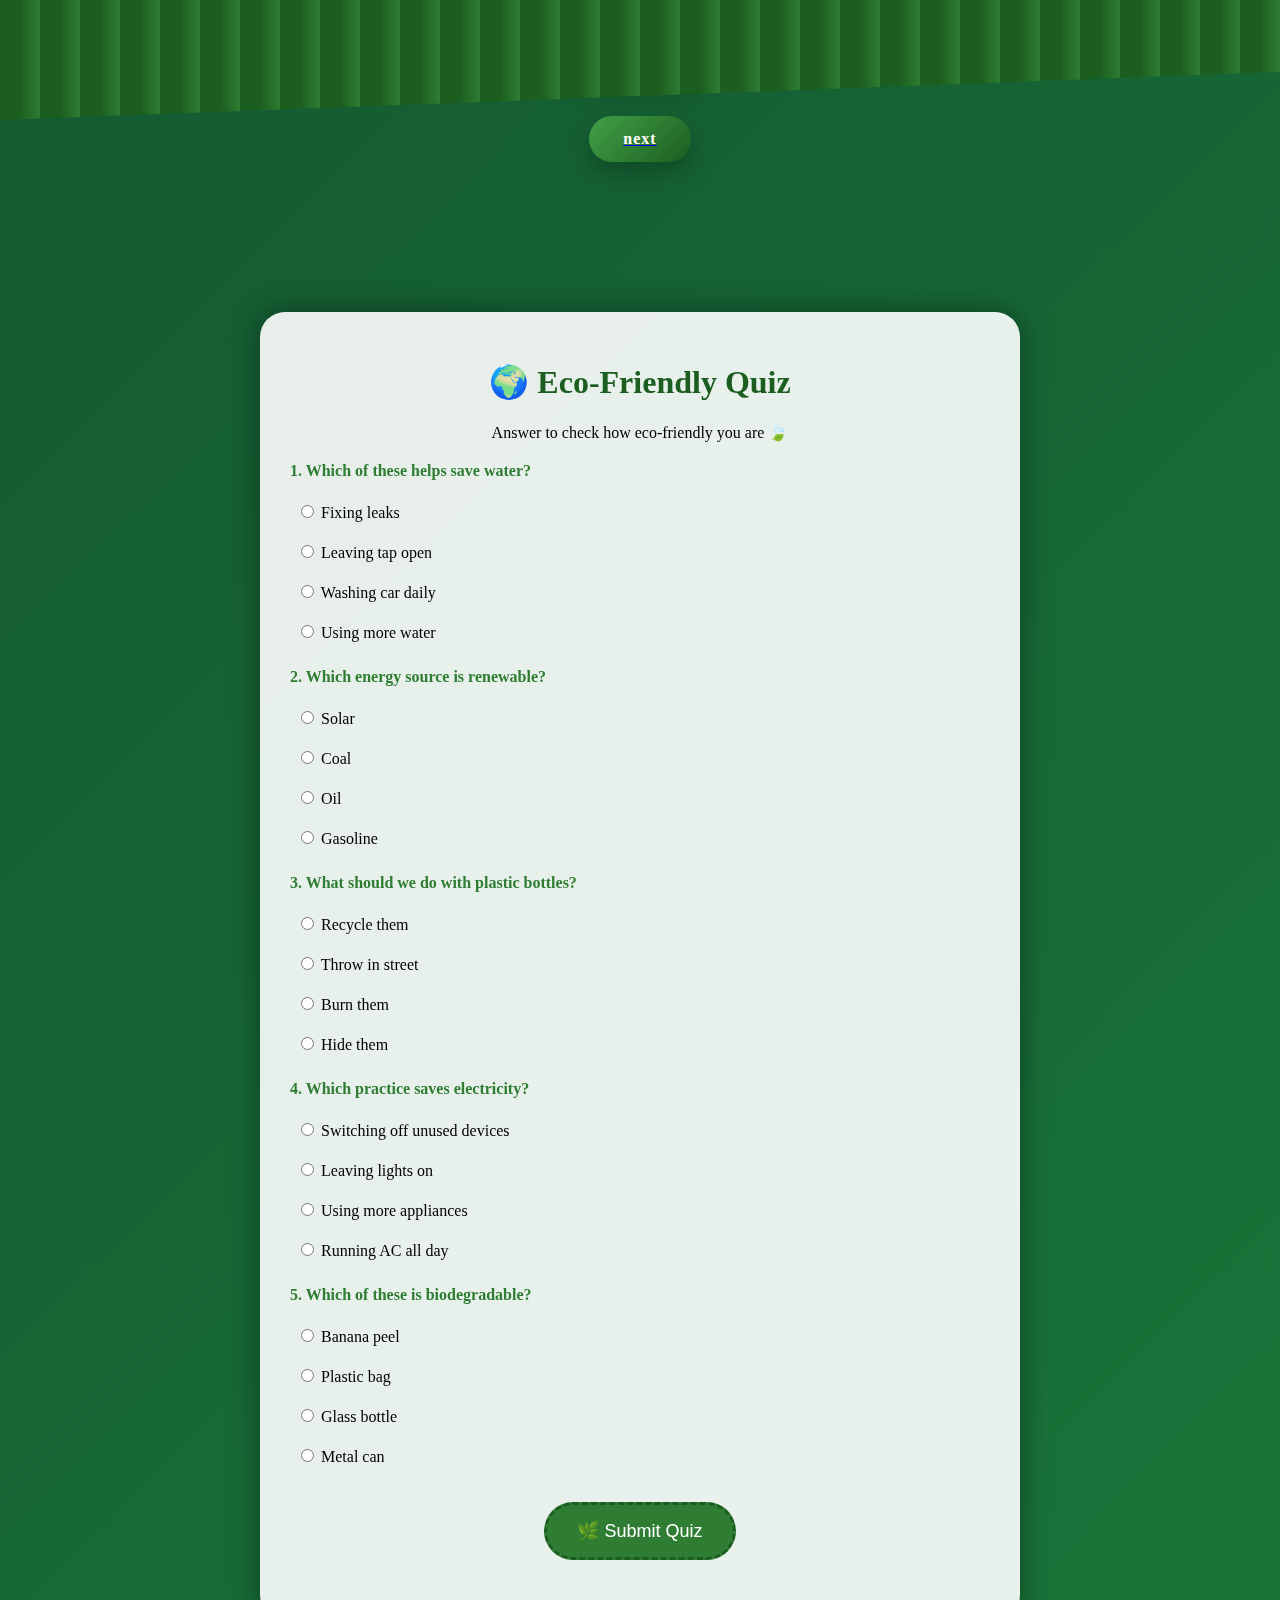
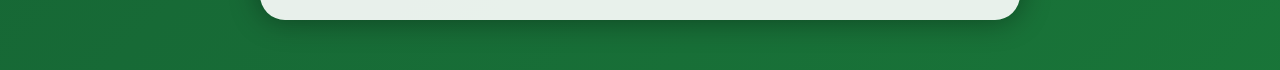
<file: quiz.html>
<!DOCTYPE html>
<html lang="en">
<head>
  <meta charset="UTF-8">
  <title>Eco-Friendly Quiz</title>
  <link rel="stylesheet" href="quiz.css">
</head>
<body>

<!-- Hanging Branches -->
<div class="branches"></div>

<!-- Floating Leaves -->
<div class="leaves">
  <span></span><span></span><span></span><span></span><span></span>
</div>
  <div class="previous">
        <a href="aqi.html"><div class="press">previous</div></a>
    </div>
    <div class="next">
        <a href="spin.html"><div class="press">next</div></a>
    </div>


<div class="quiz-container">
  <div class="quiz-header">
    <h1>🌍 Eco-Friendly Quiz</h1>
    <p>Answer to check how eco-friendly you are 🍃</p>
  </div>

  <form id="quizForm">

    <div class="question">
      <p>1. Which of these helps save water?</p>
      <div class="options">
      <label><input type="radio" name="q1" value="B"> Fixing leaks</label>
      <label><input type="radio" name="q1" value="A"> Leaving tap open</label>
      <label><input type="radio" name="q1" value="C"> Washing car daily</label>
      <label><input type="radio" name="q1" value="D"> Using more water</label>
      </div>
    </div>

    <div class="question">
      <p>2. Which energy source is renewable?</p>
      <div class="options">
      <label><input type="radio" name="q2" value="B"> Solar</label>
      <label><input type="radio" name="q2" value="A"> Coal</label>
      <label><input type="radio" name="q2" value="C"> Oil</label>
      <label><input type="radio" name="q2" value="D"> Gasoline</label>
      </div>
    </div>

    <div class="question">
      <p>3. What should we do with plastic bottles?</p>
       <div class="options">
      <label><input type="radio" name="q3" value="C"> Recycle them</label>
      <label><input type="radio" name="q3" value="A"> Throw in street</label>
      <label><input type="radio" name="q3" value="B"> Burn them</label>
      <label><input type="radio" name="q3" value="D"> Hide them</label>
      </div>
    </div>

    <div class="question">
      <p>4. Which practice saves electricity?</p>
      <div class="options">
      <label><input type="radio" name="q4" value="B"> Switching off unused devices</label>
      <label><input type="radio" name="q4" value="A"> Leaving lights on</label>
      <label><input type="radio" name="q4" value="C"> Using more appliances</label>
      <label><input type="radio" name="q4" value="D"> Running AC all day</label>
      </div>
    </div>

    <div class="question">
      <p>5. Which of these is biodegradable?</p>
      <div class="options">
      <label><input type="radio" name="q5" value="A"> Banana peel</label>
      <label><input type="radio" name="q5" value="B"> Plastic bag</label>
      <label><input type="radio" name="q5" value="C"> Glass bottle</label>
      <label><input type="radio" name="q5" value="D"> Metal can</label>
      </div>
    </div>

    <button type="button" class="submit-btn" onclick="submitQuiz()">🌿 Submit Quiz</button>
  </form>

  <div id="result"></div>
</div>

<script src="quiz.js"></script>
</body>
</html>
</file>
<file: ecopedia.css>
/* Core assistant widget styles */
#eco-assistant {
  position: fixed;
  bottom: 20px;
  right: 20px;
  font-family: 'Nunito', sans-serif;
  z-index: 9999;
}

#eco-toggle {
  cursor:pointer;
  display:flex;
  align-items:center;
  gap:8px;
  background:#4caf50;
  color:white;
  padding:10px 18px;
  border-radius:24px;
  box-shadow:0 4px 10px rgba(0,0,0,0.2);
  font-weight:600;
  font-size:1rem;
  user-select:none;
}

#eco-chat {
  display:none;
  width:320px;
  height:420px;
  background:#fff;
  border-radius:12px;
  box-shadow:0 30px 80px rgba(0,0,0,.25);
  overflow:hidden;
  flex-direction:column;
}

#eco-header {
  display:flex;
  justify-content:space-between;
  align-items:center;
  padding:12px 14px;
  background:linear-gradient(135deg,#4caf50,#ff9800);
  color:#fff;
}

#eco-messages {
  padding:12px;
  height:300px;
  overflow:auto;
  background:#fafafa;
}

#eco-input-area {
  display:flex;
  gap:8px;
  padding:10px;
}

#eco-input {
  flex:1;
  padding:10px;
  border-radius:8px;
  border:1px solid #ddd;
}

#eco-send {
  padding:8px 12px;
  border-radius:8px;
  background:#4caf50;
  color:#fff;
  border:none;
  cursor:pointer;
}

/* Message types */
.eco-user { text-align:right; margin:6px 0; }
.eco-bot { text-align:left; margin:6px 0; color:#1b5e20; }
</file>
<file: quiz.css>
body {
  margin: 0;
  font-family: 'Comic Sans MS', cursive;
  background: linear-gradient(-45deg, #0b6623, #1e8f3f, #145a32);
  background-size: 400% 400%;
  animation: jungleMove 15s ease infinite;
  min-height: 100vh;
  overflow-x: hidden;
}

@keyframes jungleMove {
  0% { background-position: 0% 50%; }
  50% { background-position: 100% 50%; }
  100% { background-position: 0% 50%; }
}

/* Hanging Branches */
.branches {
  position: fixed;
  top: 0;
  width: 100%;
  height: 120px;
  background: repeating-linear-gradient(
    to right,
    #1b5e20,
    #1b5e20 20px,
    #2e7d32 40px
  );
  clip-path: polygon(0 0, 100% 0, 100% 60%, 0 100%);
  z-index: 1;
}

/* Leaves Animation */
.leaves span {
  position: fixed;
  top: -10%;
  width: 25px;
  height: 25px;
  background: #66bb6a;
  border-radius: 0 50% 50% 50%;
  animation: fall 10s linear infinite;
  opacity: 0.8;
}

.leaves span:nth-child(1) { left: 10%; animation-delay: 0s; }
.leaves span:nth-child(2) { left: 30%; animation-delay: 3s; }
.leaves span:nth-child(3) { left: 50%; animation-delay: 6s; }
.leaves span:nth-child(4) { left: 70%; animation-delay: 2s; }
.leaves span:nth-child(5) { left: 90%; animation-delay: 5s; }

@keyframes fall {
  0% { transform: translateY(0) rotate(0deg); }
  100% { transform: translateY(120vh) rotate(360deg); }
}

/* Quiz Container */
.quiz-container {
  background: rgba(255, 255, 255, 0.9);
  max-width: 700px;
  margin: 150px auto 50px;
  padding: 30px;
  border-radius: 25px;
  box-shadow: 0 0 30px rgba(0,0,0,0.4);
  z-index: 2;
  position: relative;
}

.quiz-header {
  text-align: center;
}

.quiz-header h1 {
  color: #1b5e20;
}

.question {
  margin: 20px 0;
}

.question p {
  font-weight: bold;
  color: #2e7d32;
}

label {
  display: block;
  margin: 8px 0;
  cursor: pointer;
  padding: 6px;
  border-radius: 10px;
  transition: all 0.3s ease;
}

label:hover {
  background: #c8e6c9;
  transform: scale(1.02);
}

/* Doodle Button */
.submit-btn {
  display: block;
  margin: 30px auto;
  padding: 15px 30px;
  font-size: 18px;
  background: #2e7d32;
  color: white;
  border: 3px dashed #1b5e20;
  border-radius: 30px;
  cursor: pointer;
  transition: 0.3s;
}

.submit-btn:hover {
  background: #1b5e20;
  transform: scale(1.1);
}

/* Result */
#result {
  text-align: center;
  font-size: 22px;
  margin-top: 20px;
  color: #1b5e20;
}

.next{
    margin-right: 400px;

}

.previous, .next {
    display: flex;
    justify-content: center;
    margin: 35px 0;
}

/* BUTTON STYLE */
.press {
    padding: 14px 34px;
    font-size: 16px;
    font-weight: 600;
    Letter-spacing: 1px;
    color: #fff;
    background: linear-gradient(135deg, #43a047, #1b5e20);
    border-radius: 40px;
    text-decoration: none;
    box-shadow: 0 10px 25px rgba(0,0,0,0.25);
    transition: all 0.35s ease;
    position: relative;
    overflow: hidden;
}

/* HOVER EFFECT */
.press:hover {
    transform: translateY(-4px) scale(1.05);
    box-shadow: 0 15px 35px rgba(0,0,0,0.35);
    background: linear-gradient(135deg, #66bb6a, #2e7d32);
}

/* CLICK EFFECT */
.press:active {
    transform: scale(0.96);
    box-shadow: 0 6px 15px rgba(0,0,0,0.25);
}

/* OPTIONAL GLOW */
.press::after {
    content: "";
    position: absolute;
    inset: 0;
    background: radial-gradient(circle at top left, rgba(255,255,255,0.4), transparent);
    opacity: 0;
    transition: 0.4s;
}

.press:hover::after {
    opacity: 1;
}
.previous, .next {
    display: flex;
    justify-content: center;
    margin: 35px 0;
}

/* BUTTON STYLE */
.press {
    padding: 14px 34px;
    font-size: 16px;
    font-weight: 600;
    Letter-spacing: 1px;
    color: #fff;
    background: linear-gradient(135deg, #43a047, #1b5e20);
    border-radius: 40px;
    text-decoration: none;
    box-shadow: 0 10px 25px rgba(0,0,0,0.25);
    transition: all 0.35s ease;
    position: relative;
    overflow: hidden;
}

/* HOVER EFFECT */
.press:hover {
    transform: translateY(-4px) scale(1.05);
    box-shadow: 0 15px 35px rgba(0,0,0,0.35);
    background: linear-gradient(135deg, #66bb6a, #2e7d32);
}

/* CLICK EFFECT */
.press:active {
    transform: scale(0.96);
    box-shadow: 0 6px 15px rgba(0,0,0,0.25);
}

/* OPTIONAL GLOW */
.press::after {
    content: "";
    position: absolute;
    inset: 0;
    background: radial-gradient(circle at top left, rgba(255,255,255,0.4), transparent);
    opacity: 0;
    transition: 0.4s;
}

.press:hover::after {
    opacity: 1;
}
</file>
